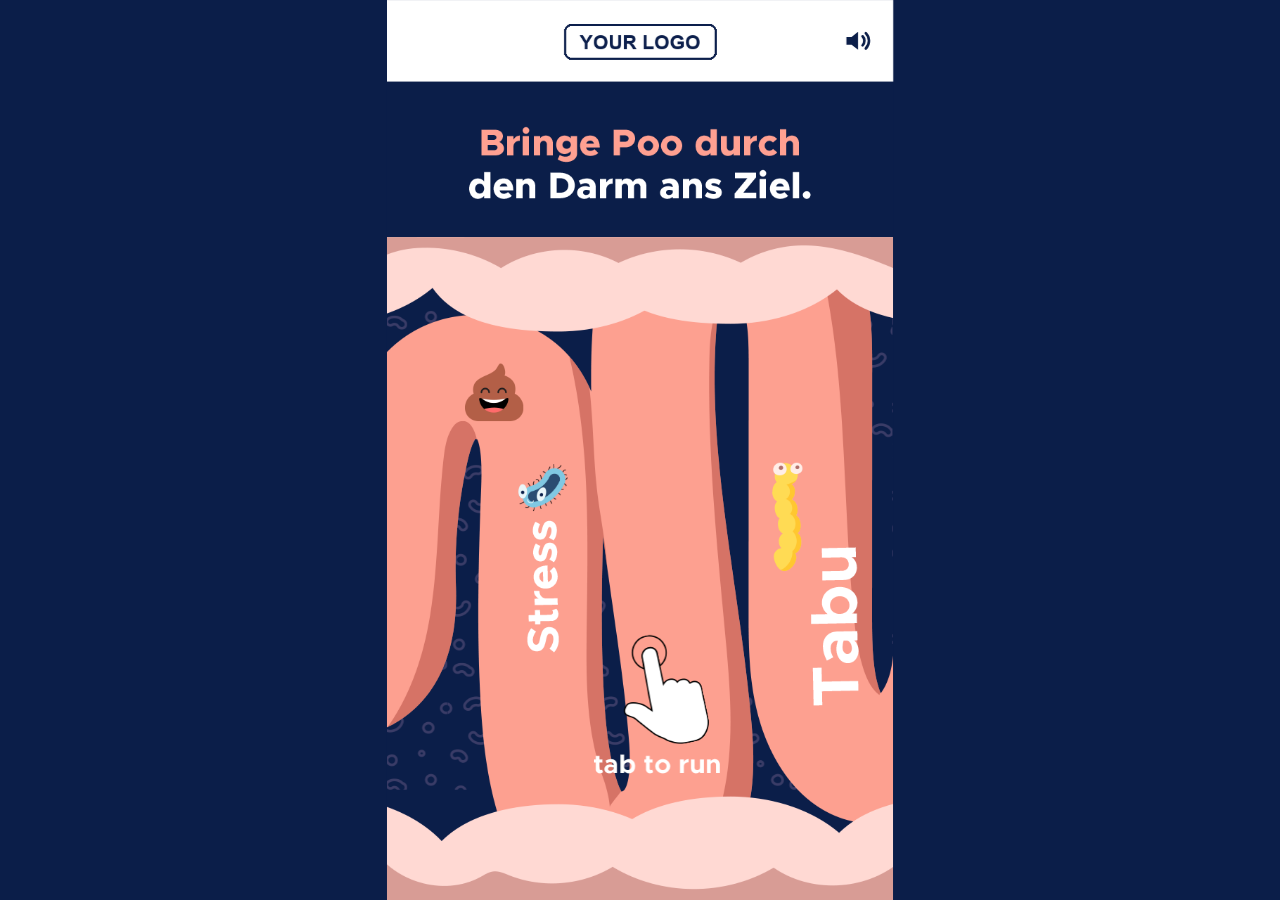
<file: variant-a-game/index.html>
<!doctype html>
<html lang="de">
<head>
  <meta charset="utf-8">
  <meta name="viewport" content="width=device-width, initial-scale=1, maximum-scale=1, user-scalable=no, viewport-fit=cover">
  <meta name="ad.size" content="width=360,height=640">
  <title>Gut Run</title>
  <link rel="stylesheet" href="css/style.css">
</head>
<body>
  <!-- #viewport = the real visible area of the phone, #stage = the 360x640 design, scaled to fit by js/game.js -->
  <div id="viewport">
    <div id="stage" aria-label="Gut Run">
      <canvas id="game" width="720" height="1280"></canvas>

      <!-- start screen: headline + tutorial hand ("tab to run") -->
      <div id="start" class="screen">
        <img class="layer" id="headline" src="assets/tut.png" alt="Bringe Poo durch den Darm ans Ziel.">
        <img id="gesture" src="assets/gesture.png" alt="Tab to run">
      </div>

      <!-- fail endcard (layers are full-frame 720x1280 PNGs shown at 360x640) -->
      <div id="fail" class="screen endcard" hidden>
        <img class="layer" data-k="bubble" src="assets/fail/bubble.png" alt="">
        <img class="layer" data-k="bac1" src="assets/fail/bac1.png" alt="">
        <img class="layer" data-k="bac2" src="assets/fail/bac2.png" alt="">
        <img class="layer" data-k="bac3" src="assets/fail/bac3.png" alt="">
        <img class="layer" data-k="bac4" src="assets/fail/bac4.png" alt="">
        <img class="layer" data-k="bac5" src="assets/fail/bac5.png" alt="">
        <img class="layer" data-k="sad" src="assets/fail/sad.png" alt="Trauriger Poo">
        <img class="layer" data-k="hl" src="assets/fail/hl.png" alt="Poo, das tat weh! Erfahre jetzt, was deinem Darm guttut.">
        <button class="btn" id="fail-cta" data-k="cta" type="button"><img src="assets/fail/cta.png" alt="Jetzt informieren!"></button>
        <button class="btn" id="replay" data-k="replay" type="button"><img src="assets/fail/replay.png" alt="Nochmal spielen"></button>
      </div>

      <!-- win endcard -->
      <div id="win" class="screen endcard" hidden>
        <img class="layer" data-k="bubble" src="assets/win/bubble.png" alt="">
        <img class="layer" data-k="konfetti" src="assets/win/konfetti.png" alt="">
        <img class="layer" data-k="happy" src="assets/win/happy.png" alt="Glücklicher Poo">
        <img class="layer" data-k="hl" src="assets/win/hl.png" alt="Poo, tut das gut! Wenn du weißt, was dein Darm braucht.">
        <button class="btn" id="win-cta" data-k="cta" type="button"><img src="assets/win/cta.png" alt="Jetzt mehr erfahren"></button>
      </div>

      <img class="layer" id="logo" src="assets/logo.png" alt="Logo">

      <button id="mute" type="button" aria-label="Ton ausschalten" aria-pressed="false">
        <svg viewBox="0 0 24 24" width="22" height="22" aria-hidden="true">
          <path d="M3 9v6h4l5 4V5L7 9H3z" fill="currentColor"/>
          <path class="waves" d="M15.5 8.5a5 5 0 0 1 0 7M18 6a8.5 8.5 0 0 1 0 12" fill="none" stroke="currentColor" stroke-width="2" stroke-linecap="round"/>
          <path class="slash" d="M16 9l6 6M22 9l-6 6" fill="none" stroke="currentColor" stroke-width="2" stroke-linecap="round"/>
        </svg>
      </button>
    </div>
  </div>

  <script src="js/gsap.min.js"></script>
  <script src="js/hitmasks.js"></script>
  <script src="js/level.js"></script>
  <script src="js/core.js"></script>
  <script src="js/sound.js"></script>
  <script src="js/game.js"></script>
</body>
</html>
</file>
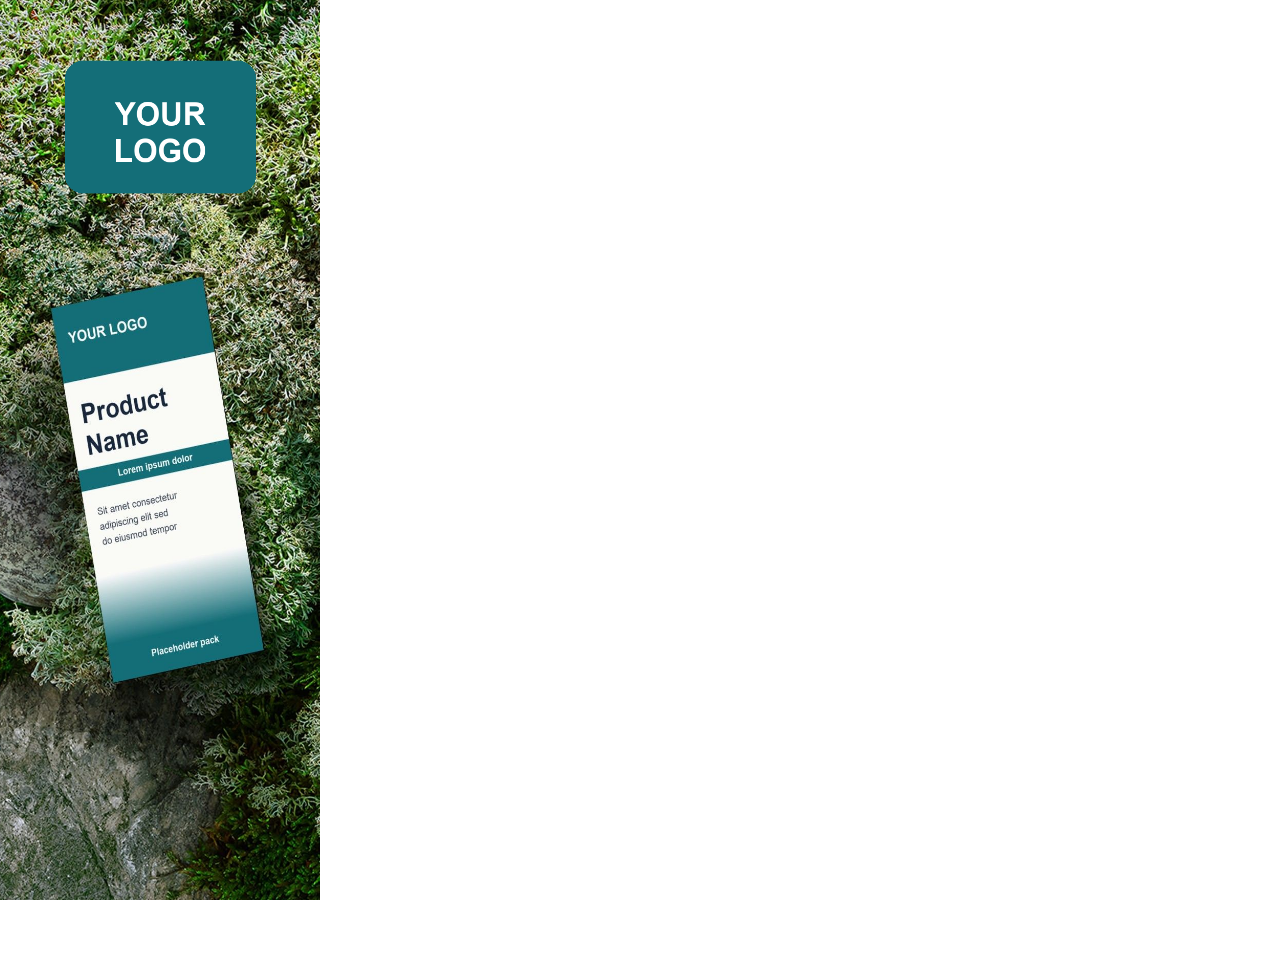
<file: variant-b-fireplace/left.html>
<!doctype html>
<html lang="de">
<head>
  <meta charset="utf-8">
  <meta name="viewport" content="width=320">
  <meta name="ad.size" content="width=320,height=975">
  <title>Fireplace left</title>
  <link rel="stylesheet" href="css/part.css">
  <link rel="stylesheet" href="css/positions.css">
</head>
<body data-part="left">
  <div id="ad" class="part left" role="link" tabindex="0" aria-label="Jetzt entdecken">
    <div class="bg"><img src="assets/left/bg.jpg" alt=""></div>
    <img class="logo" src="assets/left/logo.png" alt="Logo">
    <img class="panel" src="assets/left/panel.png" alt="">
    <img class="copy" src="assets/left/copy.png" alt="Beruhigt effektiv bei trockenem Reizhusten.">
    <img class="cta" src="assets/cta.png" alt="Jetzt entdecken">
    <div class="veil"></div>
    <div class="dbg" hidden></div>
  </div>
  <script src="js/gsap.min.js"></script>
  <script src="js/part.js"></script>
</body>
</html>
</file>
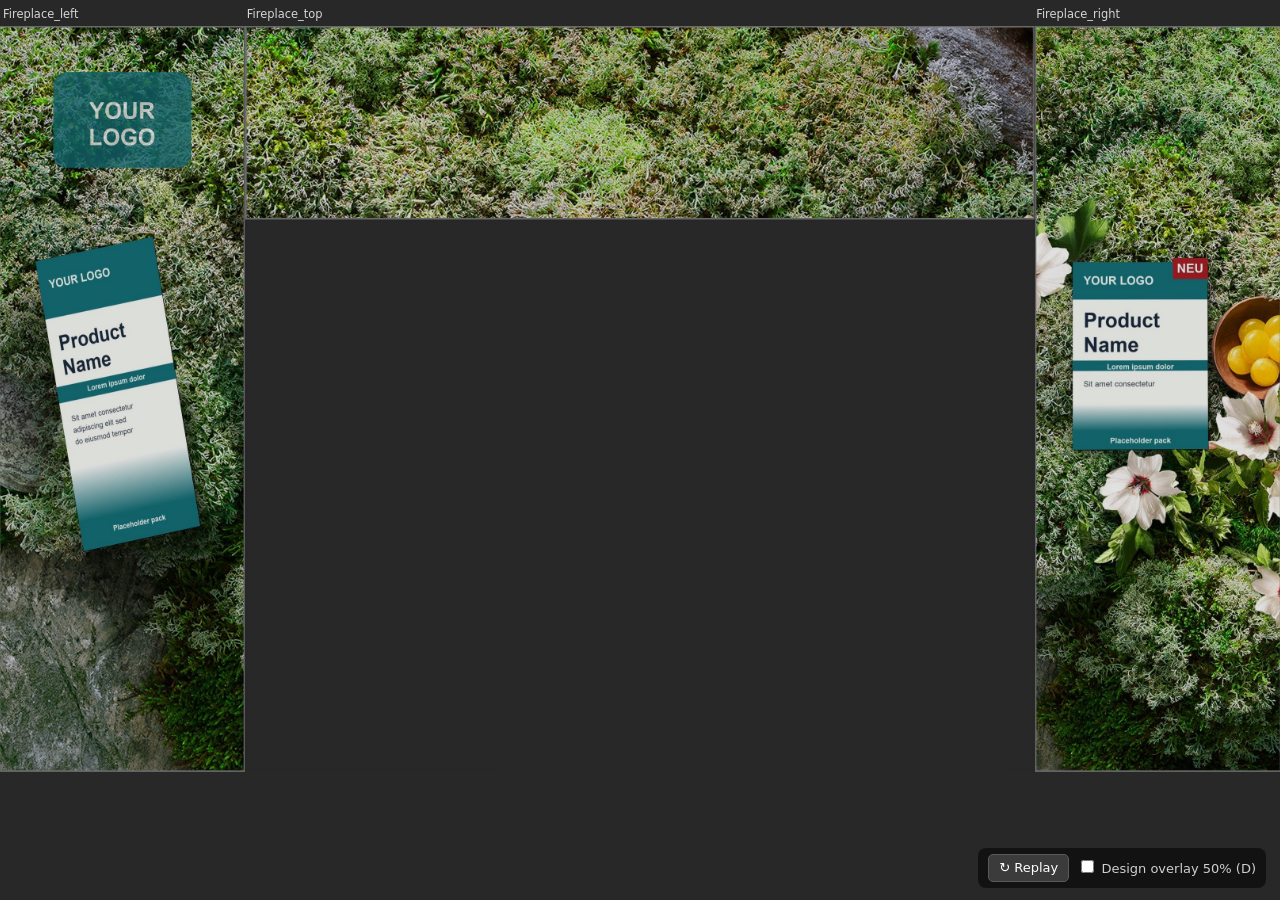
<file: variant-b-fireplace/preview.html>
<!doctype html>
<html lang="de">
<head>
  <meta charset="utf-8">
  <meta name="viewport" content="width=device-width, initial-scale=1">
  <title>Fireplace preview</title>
  <style>
    html, body { margin: 0; height: 100%; background: #282828; overflow: hidden; font: 13px/1.4 system-ui, sans-serif; color: #cfcfcf; }
    /* the 1680x975 composition, scaled down to fit the window (never up) */
    #stage { position: absolute; left: 0; top: 0; width: 1680px; height: 1011px; transform-origin: 0 0; }
    .lbl { position: absolute; top: 8px; font-size: 15px; color: #d6d6d6; }
    iframe { outline: 2px solid #6b6b6b; }
    iframe { position: absolute; border: 0; display: block; background: #1f2a1c; }
    #left  { left: 0;    top: 36px; width: 320px;  height: 975px; }
    #top   { left: 324px; top: 36px; width: 1032px; height: 250px; }
    #right { left: 1360px; top: 36px; width: 320px; height: 975px; }
    /* the publisher's website: deliberately empty and calm, as in design/layout.png */
    #site { position: absolute; left: 324px; top: 290px; width: 1032px; height: 721px; background: #282828; }
    #bar { position: fixed; right: 14px; bottom: 12px; display: flex; gap: 8px; align-items: center; z-index: 5;
      background: rgba(0,0,0,.55); padding: 6px 10px; border-radius: 8px; }
    #bar button { font: inherit; color: #fff; background: #3b3b3b; border: 1px solid #5a5a5a; border-radius: 5px; padding: 4px 10px; cursor: pointer; }
    #bar button:hover { background: #4a4a4a; }
    #bar label { cursor: pointer; user-select: none; }
  </style>
</head>
<body>
  <div id="stage">
    <span class="lbl" style="left:4px">Fireplace_left</span><span class="lbl" style="left:324px">Fireplace_top</span><span class="lbl" style="left:1360px">Fireplace_right</span>
    <iframe id="left"  title="Fireplace left"></iframe>
    <iframe id="top"   title="Fireplace top"></iframe>
    <iframe id="right" title="Fireplace right"></iframe>
    <div id="site"></div>
  </div>
  <div id="bar">
    <button id="replay" type="button" title="R">&#8635; Replay</button>
    <label><input id="dbg" type="checkbox"> Design overlay 50% (D)</label>
  </div>

  <script>
    (function () {
      var qs = new URLSearchParams(location.search);
      var frames = { left: document.getElementById('left'), top: document.getElementById('top'), right: document.getElementById('right') };
      var dbgBox = document.getElementById('dbg');
      var ready = {};

      // The parts are separate documents. They announce "ready" once their images are decoded and the
      // preview then tells all three the same absolute start time, so the intro is one choreography.
      Object.keys(frames).forEach(function (p) {
        frames[p].src = p + '.html?sync=1' + (qs.get('debug') === '1' ? '&debug=1' : '');
      });
      dbgBox.checked = qs.get('debug') === '1';

      window.addEventListener('message', function (e) {
        var d = e.data;
        if (d && d.fp === 'ready') {
          ready[d.part] = true;
          if (ready.left && ready.top && ready.right) send('start');
        }
      });

      function send(type, extra) {
        var at = Date.now() + 250;
        Object.keys(frames).forEach(function (p) {
          var m = { fp: type, at: at };
          for (var k in extra) m[k] = extra[k];
          frames[p].contentWindow.postMessage(m, '*');
        });
      }
      function setDebug(on) { dbgBox.checked = on; Object.keys(frames).forEach(function (p) { frames[p].contentWindow.postMessage({ fp: 'debug', on: on }, '*'); }); }

      document.getElementById('replay').addEventListener('click', function () { send('restart'); });
      dbgBox.addEventListener('change', function () { setDebug(dbgBox.checked); });
      document.addEventListener('keydown', function (e) {
        if (e.key === 'r' || e.key === 'R') send('restart');
        if (e.key === 'd' || e.key === 'D') setDebug(!dbgBox.checked);
      });

      function fit() {
        var s = Math.min(1, window.innerWidth / 1680, window.innerHeight / 1011);
        var st = document.getElementById('stage');
        st.style.left = Math.max(0, (window.innerWidth - 1680 * s) / 2) + 'px';
        st.style.transform = 'scale(' + s + ')';
      }
      window.addEventListener('resize', fit); fit();
    })();
  </script>
</body>
</html>
</file>
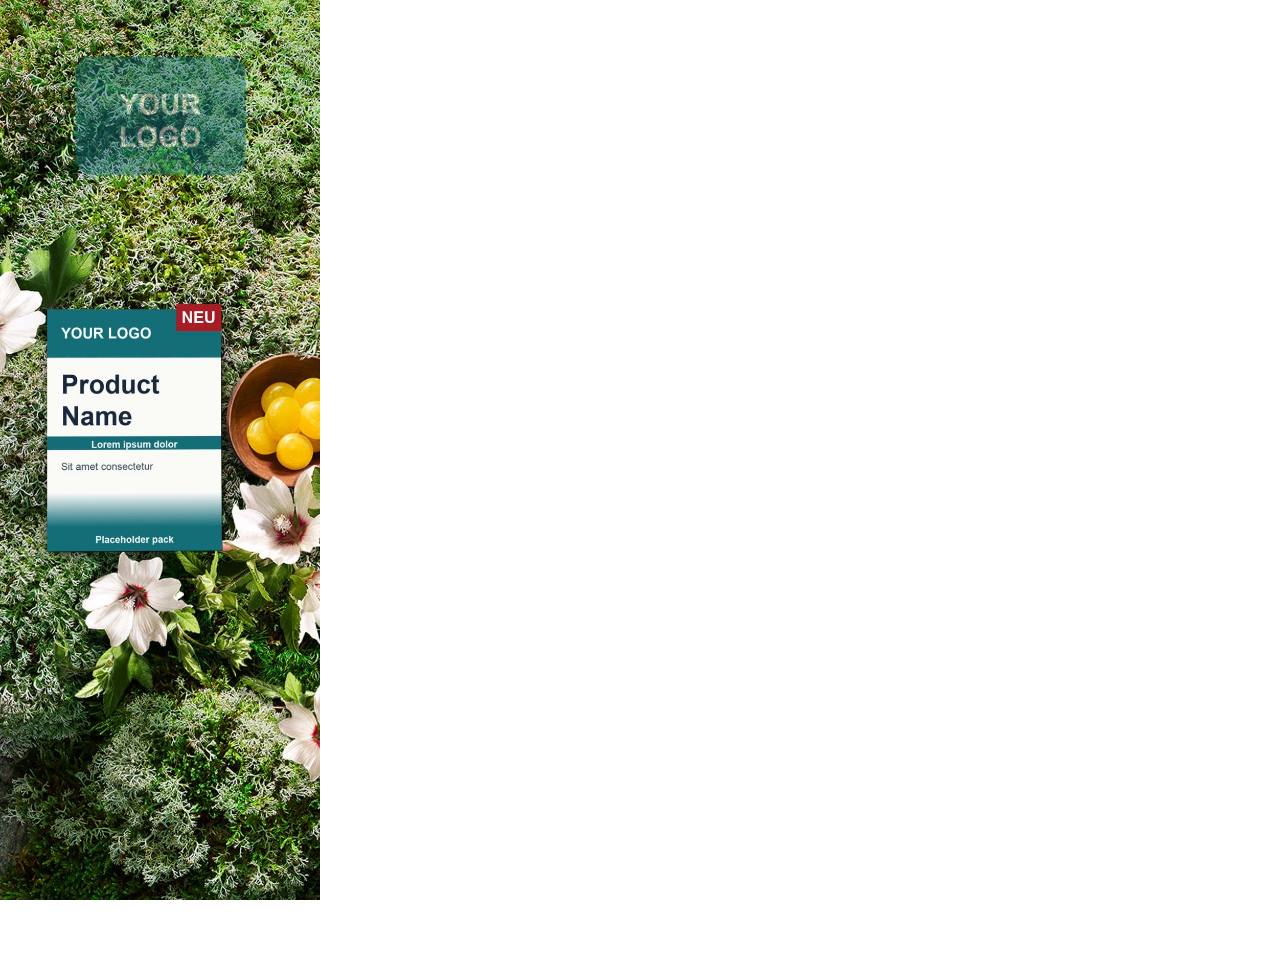
<file: variant-b-fireplace/right.html>
<!doctype html>
<html lang="de">
<head>
  <meta charset="utf-8">
  <meta name="viewport" content="width=320">
  <meta name="ad.size" content="width=320,height=975">
  <title>Fireplace right</title>
  <link rel="stylesheet" href="css/part.css">
  <link rel="stylesheet" href="css/positions.css">
</head>
<body data-part="right">
  <div id="ad" class="part right" role="link" tabindex="0" aria-label="Jetzt entdecken">
    <div class="bg"><img src="assets/right/bg.jpg" alt=""></div>
    <img class="logo" src="assets/right/logo.png" alt="Logo">
    <img class="panel" src="assets/right/panel.png" alt="">
    <img class="copy" src="assets/right/copy.png" alt="Bildet einen beruhigenden Schutzfilm.">
    <img class="cta" src="assets/cta.png" alt="Jetzt entdecken">
    <div class="veil"></div>
    <div class="dbg" hidden></div>
  </div>
  <script src="js/gsap.min.js"></script>
  <script src="js/part.js"></script>
</body>
</html>
</file>
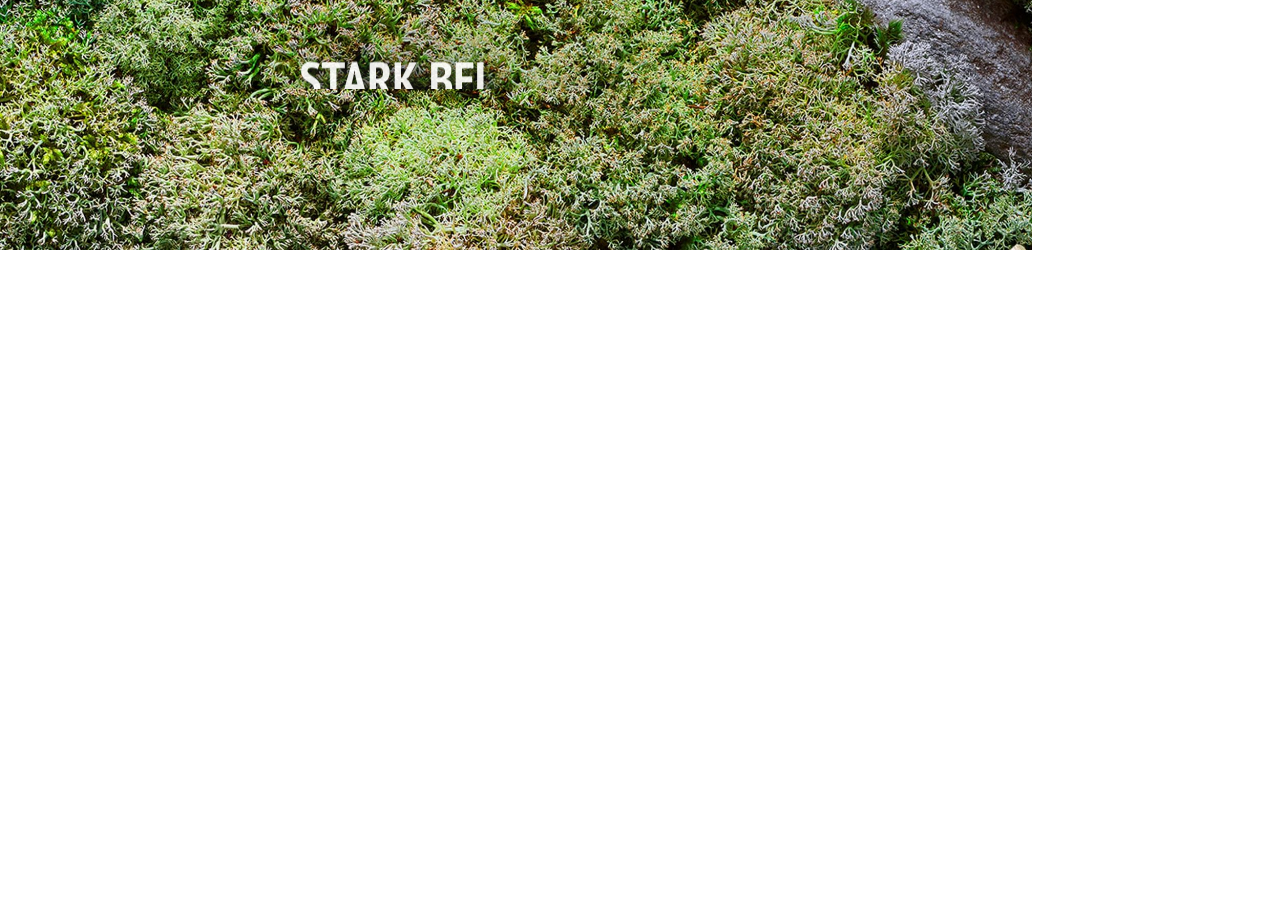
<file: variant-b-fireplace/top.html>
<!doctype html>
<html lang="de">
<head>
  <meta charset="utf-8">
  <meta name="viewport" content="width=1032">
  <meta name="ad.size" content="width=1032,height=250">
  <title>Fireplace top</title>
  <link rel="stylesheet" href="css/part.css">
  <link rel="stylesheet" href="css/positions.css">
</head>
<body data-part="top">
  <div id="ad" class="part top" role="link" tabindex="0" aria-label="Natürlich stark bei Hustenreiz &amp; Halsschmerzen.">
    <div class="bg"><img src="assets/top/bg.jpg" alt=""></div>
    <div class="line line1"><img src="assets/top/line1.png" alt="NATÜRLICH STARK"></div>
    <div class="line line2"><img src="assets/top/line2.png" alt="BEI HUSTENREIZ &amp;"></div>
    <div class="line line3"><img src="assets/top/line3.png" alt="HALSSCHMERZEN."></div>
    <div class="veil"></div>
    <div class="dbg" hidden></div>
  </div>
  <script src="js/gsap.min.js"></script>
  <script src="js/part.js"></script>
</body>
</html>
</file>
<file: variant-a-game/css/style.css>
/* Gut Run - layout.
 * The ad is designed at 360x640 CSS px (assets are 720x1280 @2x and shown at 50%).
 * js/game.js scales #stage with transform to the visible viewport ("contain"):
 * nothing is ever cut off, and a taller phone only gets an extra strip below. */
:root { --navy: #0b1e49; --gut: #d89c95; }

*, *::before, *::after { box-sizing: border-box; }

html, body {
  margin: 0; height: 100%; overflow: hidden;
  background: var(--navy);
  overscroll-behavior: none;
  touch-action: none;                       /* taps are jumps, never scroll/zoom */
  -webkit-tap-highlight-color: transparent;
  -webkit-user-select: none; user-select: none;
  -webkit-touch-callout: none;
  font-family: system-ui, sans-serif;
}

[hidden] { display: none !important; }

#viewport { position: fixed; inset: 0; overflow: hidden; background: var(--navy); }
#viewport.tall { background: var(--gut); }  /* extra strip below the stage continues the gut wall colour */

#stage {
  position: absolute; left: 0; top: 0;
  width: 360px; height: 640px;
  transform-origin: 0 0;
  overflow: hidden;
  background: var(--navy);
  visibility: hidden;                       /* shown once the images are decoded */
  contain: layout paint;
}
#stage.ready { visibility: visible; }

#game { position: absolute; left: 0; top: 0; width: 360px; height: 640px; display: block; }

.screen { position: absolute; inset: 0; }
.endcard { background: var(--navy); }

.layer {
  position: absolute; left: 0; top: 0; width: 360px; height: 640px;
  pointer-events: none; -webkit-user-drag: none;
}
img { -webkit-user-drag: none; }

/* tutorial hand: assets/gesture.png is 173x192 @2x, placed at (295,904)/2 as in design/01-start.png */
#gesture { position: absolute; left: 147.5px; top: 452px; width: 86.5px; height: 96px; pointer-events: none; transform-origin: 30% 20%; }

.btn {
  position: absolute; padding: 0; margin: 0; border: 0; background: none;
  cursor: pointer; -webkit-appearance: none; appearance: none;
  transform-origin: 50% 50%;
}
/* button boxes = measured positions of the 2x assets in design/02-fail-endcard.png and 03-win-endcard.png, halved.
   (kept in CSS, not inline: GSAP's clearProps would wipe inline styles when an endcard is reset) */
#fail-cta { left: 37px;   top: 482.5px; width: 186px;   height: 38.5px; }
#replay   { left: 37.5px; top: 538.5px; width: 185.5px; height: 40.5px; }
#win-cta  { left: 28px;   top: 560px;   width: 214px;   height: 45.5px; }
.btn img { display: block; width: 100%; height: 100%; pointer-events: none; }
.btn:focus-visible { outline: 2px solid #fff; outline-offset: 3px; border-radius: 22px; }

#logo { z-index: 5; }

#mute {
  position: absolute; z-index: 6; right: 4px; top: 8px; width: 42px; height: 42px;
  display: grid; place-items: center; padding: 0; border: 0; border-radius: 50%;
  background: transparent; color: var(--navy); cursor: pointer;
}
#mute:focus-visible { outline: 2px solid var(--navy); }
#mute .slash { display: none; }
#mute[aria-pressed="true"] .slash { display: inline; }
#mute[aria-pressed="true"] .waves { display: none; }

/* confetti bits created by js on the win endcard */
.bit { position: absolute; left: 0; top: 0; width: 6px; height: 10px; border-radius: 1px; pointer-events: none; will-change: transform, opacity; }

@media (prefers-reduced-motion: reduce) {
  * { scroll-behavior: auto !important; }
}
</file>
<file: variant-b-fireplace/css/part.css>
/* Fireplace - shared by top.html, left.html and right.html.
 * All assets are 2x exports shown at 50%. Element boxes come from css/positions.css (generated). */
html, body { margin: 0; height: 100%; background: transparent; overflow: hidden; }
body { -webkit-tap-highlight-color: transparent; }
img { display: block; -webkit-user-drag: none; user-select: none; pointer-events: none; }

.part { position: relative; overflow: hidden; cursor: pointer; background: #1f2a1c; outline-offset: -3px; }
.part.left, .part.right { width: 320px; height: 975px; }
.part.top { width: 1032px; height: 250px; }

/* everything that moves gets its own compositor layer; only transform + opacity are animated */
.bg { position: absolute; inset: 0; will-change: transform; transform-origin: 50% 50%; }
.left .bg { transform-origin: 100% 40%; }     /* zoom is anchored at the edge that faces the website/seam */
.right .bg { transform-origin: 0% 40%; }
.bg img { width: 100%; height: 100%; }

.logo, .panel, .copy, .cta, .line { position: absolute; }
.logo, .copy, .cta, .panel, .line img { will-change: transform, opacity; }
.panel img, .logo img { width: 100%; height: 100%; }
.line { overflow: hidden; }                    /* masks the line while it rises into place */
.line img { width: 100%; height: 100%; }

/* the CTA is centred in the lower part of the text panel (measured: x 73.75 / y 837.5 css px) */
.cta { left: 74px; top: 837px; }

.veil { position: absolute; inset: 0; background: #0d160b; pointer-events: none; }

/* debug overlay: design/layout.png at 50% on top of the build (?debug=1 or the preview toggle).
 * layout.png is a 0.975x screenshot, so it is blown up by 1/0.975; offsets are each frame's origin in it. */
.dbg { position: absolute; inset: 0; z-index: 99; pointer-events: none; opacity: .5;
  background: url(../dev/layout.jpg) no-repeat; background-size: 1727.2px 1044.1px; }
.left .dbg  { background-position: -28.7px -51.3px; }
.top .dbg   { background-position: -352.8px -51.3px; }
.right .dbg { background-position: -1384.6px -50.3px; }
</file>
<file: variant-b-fireplace/css/positions.css>
/* generated by tools/build_b.py - do not edit. All values are CSS px (= asset px / 2). */
.panel { left: 0px; top: 745px; width: 320px; height: 169px; }
.cta { width: 172.5px; height: 46.5px; }
.left .copy { left: 47px; top: 768px; width: 233px; height: 47px; }
.right .copy { left: 34px; top: 768px; width: 260px; height: 52px; }
.left .logo { left: 65px; top: 59px; width: 191px; height: 133px; }
.right .logo { left: 65px; top: 59px; width: 191px; height: 133px; }
.top .line1 { left: 242px; top: 0px; width: 546px; height: 89px; }
.top .line2 { left: 242px; top: 89px; width: 546px; height: 68px; }
.top .line3 { left: 242px; top: 157px; width: 546px; height: 93px; }
</file>
